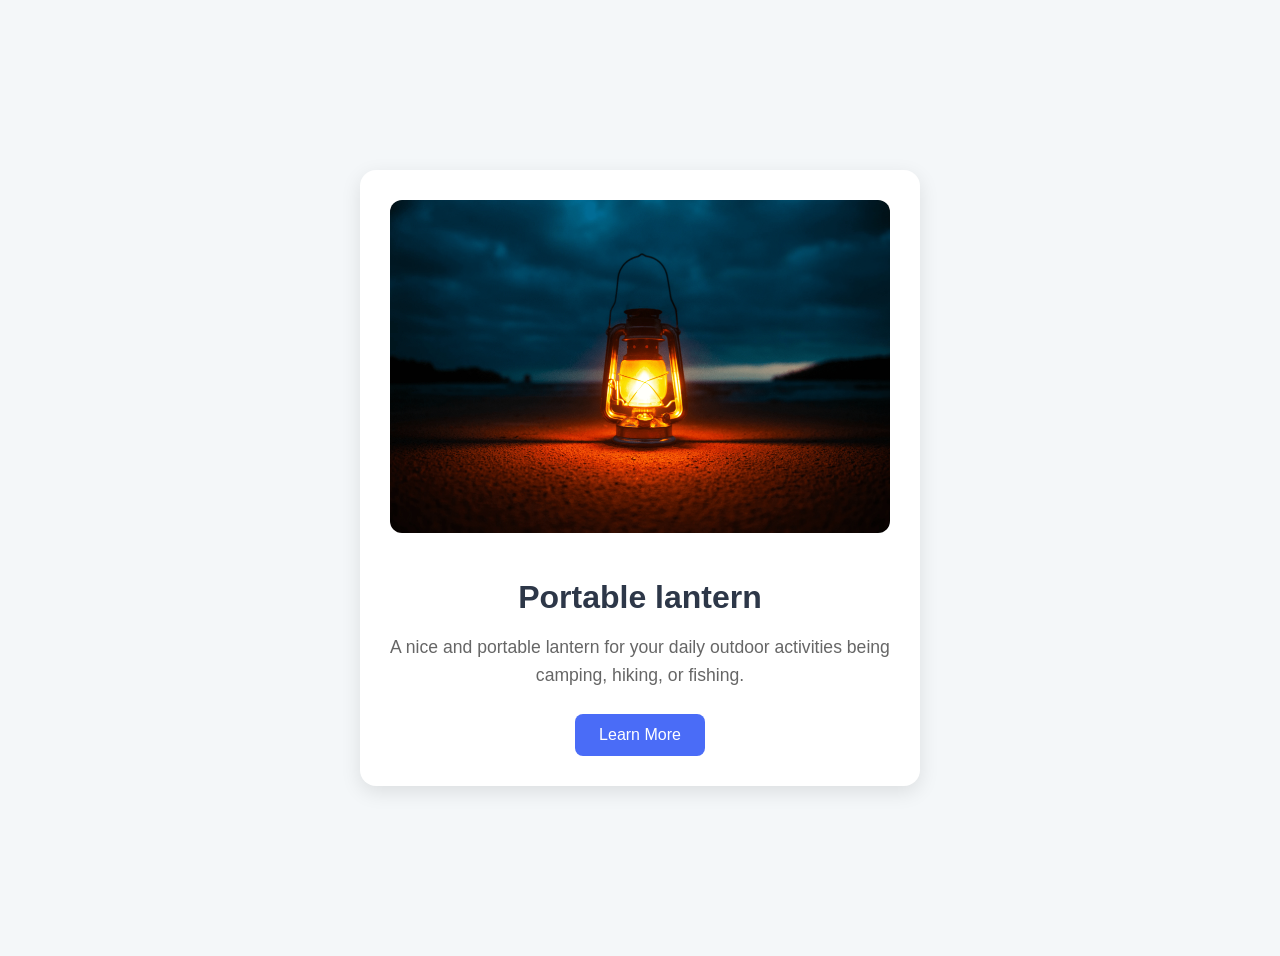
<file: index.html>
<!DOCTYPE html>
<html lang="en">
<head>
  <meta charset="UTF-8" />
  <meta name="viewport" content="width=device-width, initial-scale=1.0"/>
  <title>portable lantern</title>
  <link rel="icon" href="assets/svg/favicon.svg" type="image/svg+xml">
  <link rel="stylesheet" href="style.css" />
</head>
<body>
  <main class="card">
    <picture>
      <source srcset="images/product.webp" type="image/webp">
      <img src="images/product.jpg" alt="Lantern" />
    </picture>
    <h1>Portable lantern</h1>
    <p>A nice and portable lantern for your daily outdoor activities being camping, hiking, or fishing.</p>
    <button onclick="alert('Learn more coming soon!')">Learn More</button>
  </main>
</body>
</html>
</file>
<file: style.css>
{
  margin: 0;
  padding: 0;
  box-sizing: border-box;
}

body {
  font-family: 'Segoe UI', sans-serif;
  background: #f4f7f9;
  display: flex;
  justify-content: center;
  align-items: center;
  min-height: 100vh;
  padding: 20px;
}

.card {
  background: white;
  border-radius: 16px;
  box-shadow: 0 6px 20px rgba(0,0,0,0.1);
  text-align: center;
  max-width: 500px;
  padding: 30px;
}

.card img {
  width: 100%;
  height: auto;
  border-radius: 12px;
  margin-bottom: 20px;
}

.card h1 {
  color: #2d3748;
  font-size: 2rem;
  margin-bottom: 12px;
}

.card p {
  color: #666;
  font-size: 1.1rem;
  line-height: 1.6;
  margin-bottom: 24px;
}

button {
  background-color: #4a6cf7;
  color: white;
  border: none;
  padding: 12px 24px;
  font-size: 1rem;
  border-radius: 8px;
  cursor: pointer;
  transition: background 0.3s;
}

button:hover {
  background-color: #3a5bf0;
}
</file>
